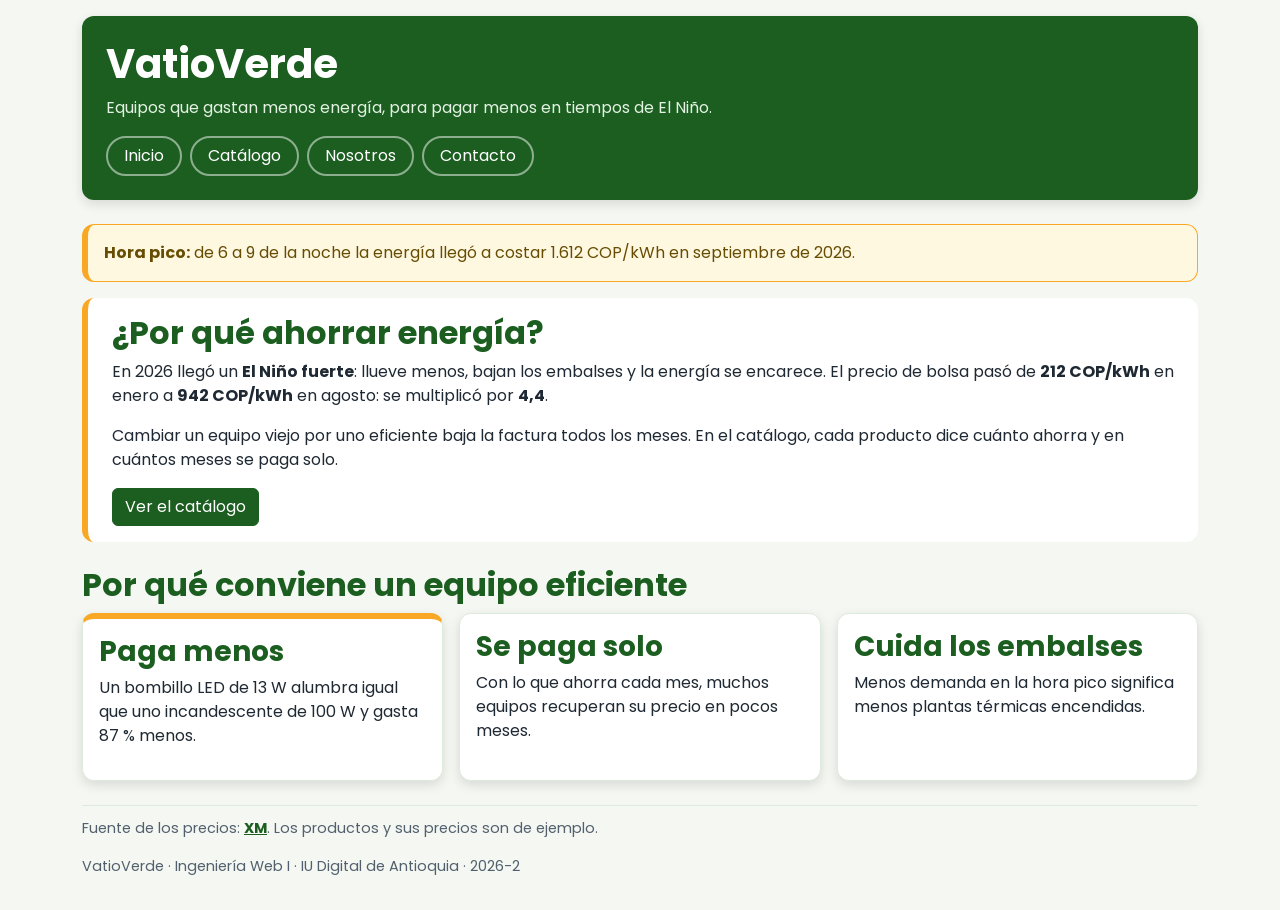
<file: index.html>
<!DOCTYPE html>
<!-- DOCTYPE: le dice al navegador que esta pagina es HTML5. Siempre va en la primera linea -->
<html lang="es">
<head>
    <!-- meta charset="UTF-8": permite tildes y enes -->
    <meta charset="UTF-8">
    <!-- meta viewport: en el celular, la pagina usa el ancho real de la pantalla -->
    <meta name="viewport" content="width=device-width, initial-scale=1.0">
    <!-- title: el texto de la pestana del navegador -->
    <title>VatioVerde · Equipos que ahorran energía</title>
    <!-- Bootstrap: hoja de estilos ya hecha, desde internet (CDN) -->
    <link rel="stylesheet" href="https://cdn.jsdelivr.net/npm/bootstrap@5.3.3/dist/css/bootstrap.min.css">
    <!-- Google Fonts: la fuente Poppins. preconnect abre la conexion antes para cargarla mas rapido -->
    <link rel="preconnect" href="https://fonts.googleapis.com">
    <link rel="preconnect" href="https://fonts.gstatic.com" crossorigin>
    <link rel="stylesheet" href="https://fonts.googleapis.com/css2?family=Poppins:wght@400;700&display=swap">
    <!-- Hoja de estilos PROPIA (estilo EXTERNO). Va DESPUES de Bootstrap: si dicen algo distinto, gana esta -->
    <link rel="stylesheet" href="css/estilos.css">
</head>
<body class="container py-3">
    <!-- header: el encabezado de la pagina (identidad y menu) -->
    <header class="encabezado">
        <h1>VatioVerde</h1>
        <p>Equipos que gastan menos energía, para pagar menos en tiempos de El Niño.</p>
        <!-- nav: el MENU. Une las 4 paginas del sitio -->
        <nav class="menu">
            <a href="index.html">Inicio</a>
            <a href="catalogo.html">Catálogo</a>
            <a href="nosotros.html">Nosotros</a>
            <a href="contacto.html">Contacto</a>
        </nav>
    </header>

    <main>
        <!-- Aviso amarillo de Bootstrap (alert-warning), personalizado en estilos.scss -->
        <div class="alert alert-warning" role="alert">
            <strong>Hora pico:</strong> de 6 a 9 de la noche la energía llegó a costar
            1.612 COP/kWh en septiembre de 2026.
        </div>

        <!-- Seccion de contexto: el efecto de El Niño con datos reales -->
        <section id="intro">
            <h2>¿Por qué ahorrar energía?</h2>
            <p>
                En 2026 llegó un <strong>El Niño fuerte</strong>: llueve menos, bajan los embalses
                y la energía se encarece. El precio de bolsa pasó de <strong>212 COP/kWh</strong>
                en enero a <strong>942 COP/kWh</strong> en agosto: se multiplicó por <strong>4,4</strong>.
            </p>
            <p>
                Cambiar un equipo viejo por uno eficiente baja la factura todos los meses.
                En el catálogo, cada producto dice cuánto ahorra y en cuántos meses se paga solo.
            </p>
            <!-- Enlace con clases de Bootstrap: btn = boton; btn-primary = color de la tienda -->
            <a class="btn btn-primary" href="catalogo.html">Ver el catálogo</a>
        </section>

        <!-- Seccion de ventajas: tarjetas en una rejilla (Grid, en estilos.scss) -->
        <section>
            <h2>Por qué conviene un equipo eficiente</h2>
            <div class="tarjetas">
                <article class="tarjeta">
                    <h3>Paga menos</h3>
                    <p>Un bombillo LED de 13 W alumbra igual que uno incandescente de 100 W y gasta 87 % menos.</p>
                </article>
                <article class="tarjeta">
                    <h3>Se paga solo</h3>
                    <p>Con lo que ahorra cada mes, muchos equipos recuperan su precio en pocos meses.</p>
                </article>
                <article class="tarjeta">
                    <h3>Cuida los embalses</h3>
                    <p>Menos demanda en la hora pico significa menos plantas térmicas encendidas.</p>
                </article>
            </div>
        </section>
    </main>

    <footer class="pie">
        <p>Fuente de los precios: <a href="https://www.xm.com.co" target="_blank">XM</a>.
           Los productos y sus precios son de ejemplo.</p>
        <p>VatioVerde · Ingeniería Web I · IU Digital de Antioquia · 2026-2</p>
    </footer>
</body>
</html>
</file>
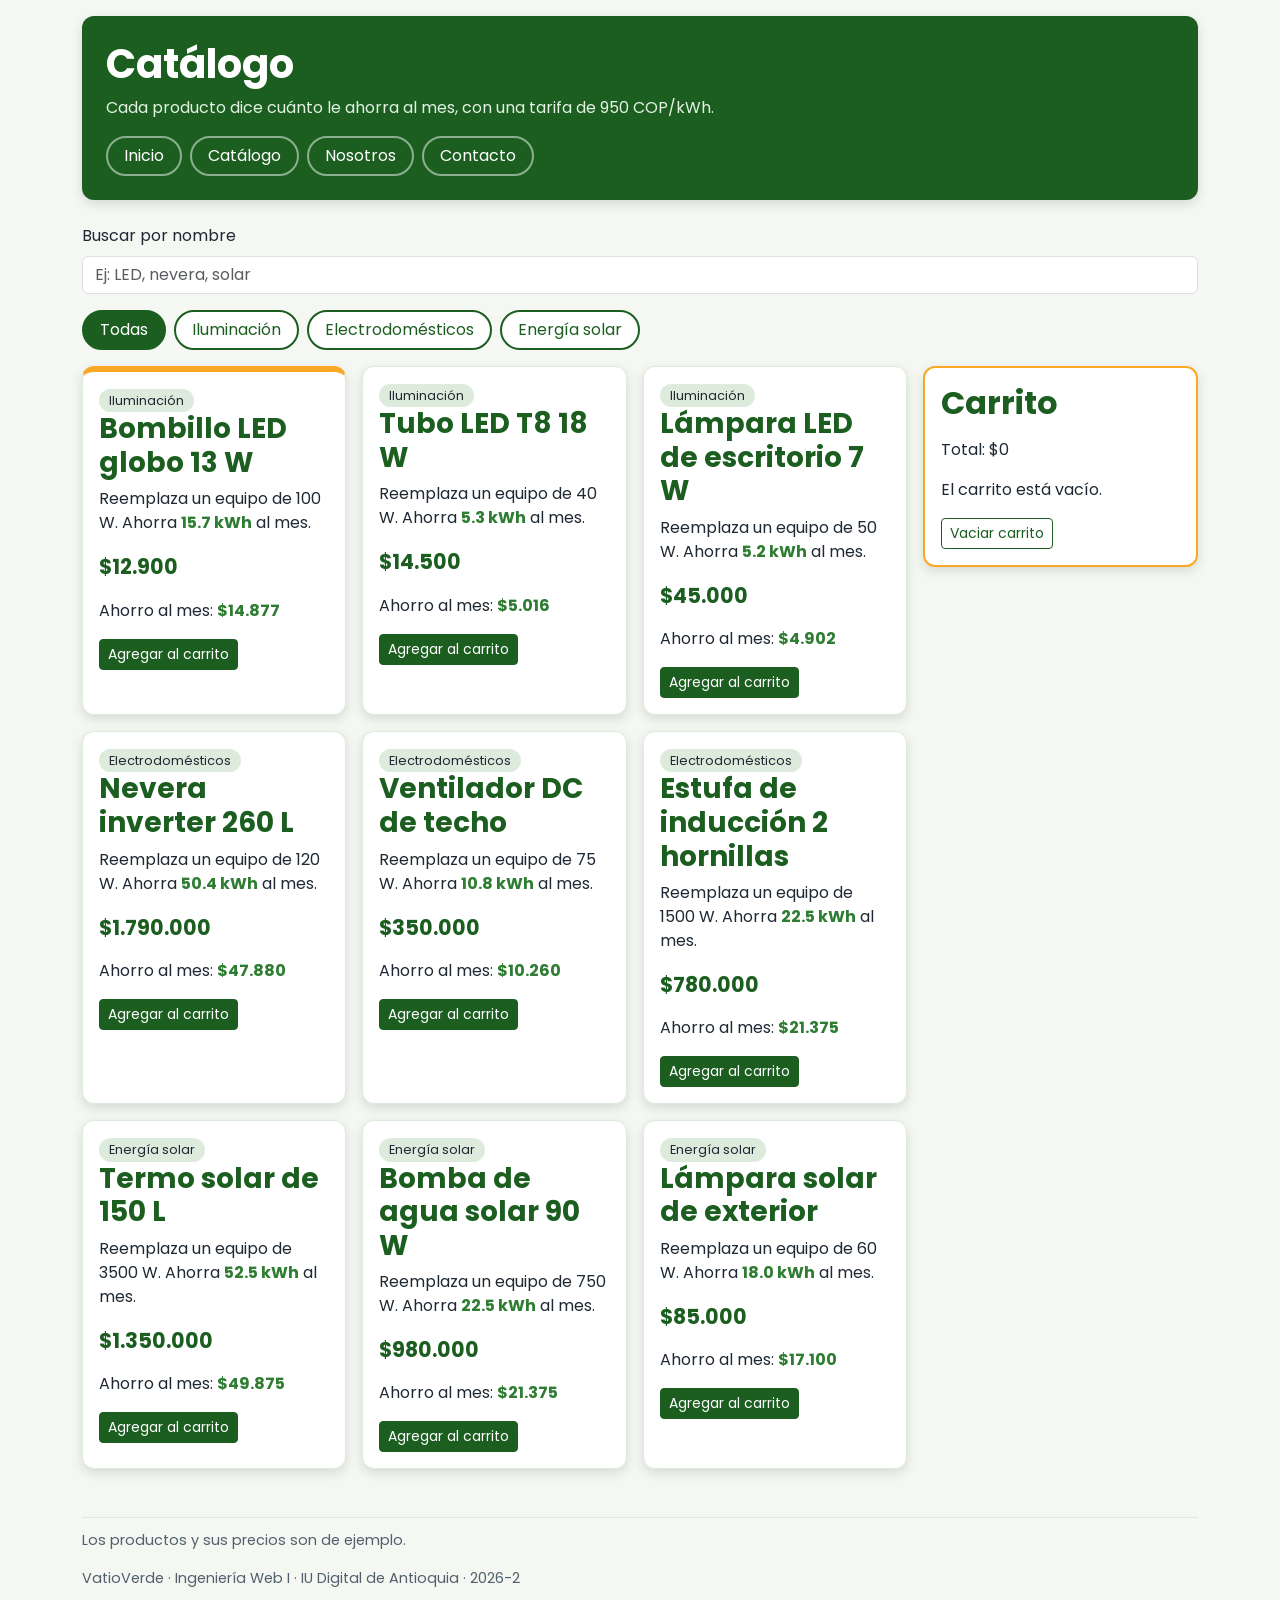
<file: catalogo.html>
<!DOCTYPE html>
<!-- DOCTYPE: le dice al navegador que esta pagina es HTML5. Siempre va en la primera linea -->
<!-- html: encierra TODA la pagina. lang="es": el texto esta en espanol -->
<html lang="es">
<!-- head: datos de la pagina que NO se ven (titulo, estilos, fuentes, scripts) -->
<head>
    <!-- meta charset="UTF-8": permite tildes y enes (sin esto, "Catálogo" saldria "CatÃ¡logo") -->
    <meta charset="UTF-8">
    <!-- meta viewport: en el celular, la pagina usa el ancho real de la pantalla, sin zoom -->
    <meta name="viewport" content="width=device-width, initial-scale=1.0">
    <!-- title: el texto de la pestana del navegador -->
    <title>Catálogo · VatioVerde</title>
    <!-- link a Bootstrap: hoja de estilos ya hecha, desde internet (CDN) -->
    <link rel="stylesheet" href="https://cdn.jsdelivr.net/npm/bootstrap@5.3.3/dist/css/bootstrap.min.css">
    <!-- Google Fonts: la fuente Poppins. preconnect abre la conexion antes, para que cargue mas rapido -->
    <link rel="preconnect" href="https://fonts.googleapis.com">
    <!-- crossorigin: el archivo de la fuente viene de otro sitio (gstatic.com); asi lo permite -->
    <link rel="preconnect" href="https://fonts.gstatic.com" crossorigin>
    <!-- La hoja de la fuente: grosor normal (400) y negrilla (700) -->
    <link rel="stylesheet" href="https://fonts.googleapis.com/css2?family=Poppins:wght@400;700&display=swap">
    <!-- La hoja de estilos PROPIA: la MISMA de index.html, asi las dos paginas se ven iguales -->
    <link rel="stylesheet" href="css/estilos.css">
    <!-- script: carga el programa JavaScript js/tienda.js.
         defer: lo ejecuta cuando la pagina ya termino de cargar
         (si no, JavaScript buscaria #productos antes de que exista) -->
    <script src="js/tienda.js" defer></script>
<!-- Cierra el head -->
</head>
<!-- body: todo lo que se ve. container centra el contenido; py-3 deja espacio arriba y abajo -->
<body class="container py-3">
    <!-- header: el encabezado, igual al de index.html (clase propia "encabezado") -->
    <header class="encabezado">
        <!-- h1: el titulo principal de esta pagina -->
        <h1>Catálogo</h1>
        <!-- p: un parrafo que explica la pagina -->
        <p>Cada producto dice cuánto le ahorra al mes, con una tarifa de 950 COP/kWh.</p>
        <!-- nav: el menu, con un enlace (a) a cada pagina -->
        <nav class="menu">
            <!-- href: la pagina a la que lleva el enlace -->
            <a href="index.html">Inicio</a>
            <a href="catalogo.html">Catálogo</a>
            <a href="nosotros.html">Nosotros</a>
            <a href="contacto.html">Contacto</a>
        <!-- Cierra el menu -->
        </nav>
    <!-- Cierra el encabezado -->
    </header>

    <!-- main: el contenido principal -->
    <main>
        <!-- BUSCADOR: un campo de texto. El evento input lo escucha js/tienda.js
             form-control = estilo de Bootstrap para campos de formulario -->
        <div class="mb-3">
            <label for="buscador" class="form-label"> Buscar por nombre </label>
            <input type="search" id="buscador" class="form-control" placeholder="Ej: LED, nevera, solar">
        </div>

        <!-- div class="filtros": la caja con los botones para filtrar por categoria -->
        <div class="filtros">
            <!-- button: un BOTON. data-categoria: un dato PROPIO guardado en el boton
                 (JavaScript lo lee con boton.dataset.categoria para saber que mostrar).
                 "filtro activo": este es el boton elegido al empezar (Todas) -->
            <button class="filtro activo" data-categoria="todas">Todas</button>
            <!-- Los otros tres botones: uno por categoria -->
            <button class="filtro" data-categoria="iluminacion">Iluminación</button>
            <button class="filtro" data-categoria="electrodomesticos">Electrodomésticos</button>
            <button class="filtro" data-categoria="solar">Energía solar</button>
        <!-- Cierra la caja de los filtros -->
        </div>

        <!-- Aviso que JavaScript muestra cuando ningun producto coincide -->
        <p id="sin-resultados" class="text-muted" hidden>
            No encontramos productos con ese nombre en esta categoría. Prueba con otra palabra.
        </p>

        <!-- div class="catalogo": dos columnas: los productos a la izquierda y el carrito a la derecha -->
        <div class="catalogo">
            <!-- div id="productos": VACIO a proposito. JavaScript lo llena con las tarjetas
                 (y lo vuelve a llenar cada vez que se oprime un filtro) -->
            <div id="productos" class="tarjetas"></div>

            <!-- aside: contenido al lado del principal. Aqui, el CARRITO.
                 id="carrito": JavaScript y CSS lo encuentran por este nombre -->
            <aside id="carrito">
                <!-- h2: el titulo del carrito -->
                <h2>Carrito</h2>
                <!-- ul: una LISTA sin numeros. Empieza vacia; JavaScript le agrega
                     un li (elemento de la lista) por cada producto que se agrega -->
                <ul id="lista-carrito"></ul>
                <!-- Dos parrafos vacios: JavaScript escribe aqui el total y el ahorro -->
                <p id="total"></p>
                <p id="ahorro"></p>
                <!-- El boton para vaciar el carrito. Clases de Bootstrap:
                     btn = boton; btn-outline-secondary = gris, solo con borde; btn-sm = pequeno -->
                <button id="vaciar" class="btn btn-outline-secondary btn-sm">Vaciar carrito</button>
            <!-- Cierra el carrito -->
            </aside>
        <!-- Cierra las dos columnas -->
        </div>
    <!-- Cierra el contenido principal -->
    </main>

    <!-- footer: el pie de pagina, con su clase propia "pie" -->
    <footer class="pie">
        <!-- Aviso: los productos no son reales -->
        <p>Los productos y sus precios son de ejemplo.</p>
        <!-- El curso y la institucion -->
        <p>VatioVerde · Ingeniería Web I · IU Digital de Antioquia · 2026-2</p>
    <!-- Cierra el pie de pagina -->
    </footer>
<!-- Cierra el cuerpo: aqui termina lo que se ve -->
</body>
<!-- Cierra la pagina -->
</html>
</file>
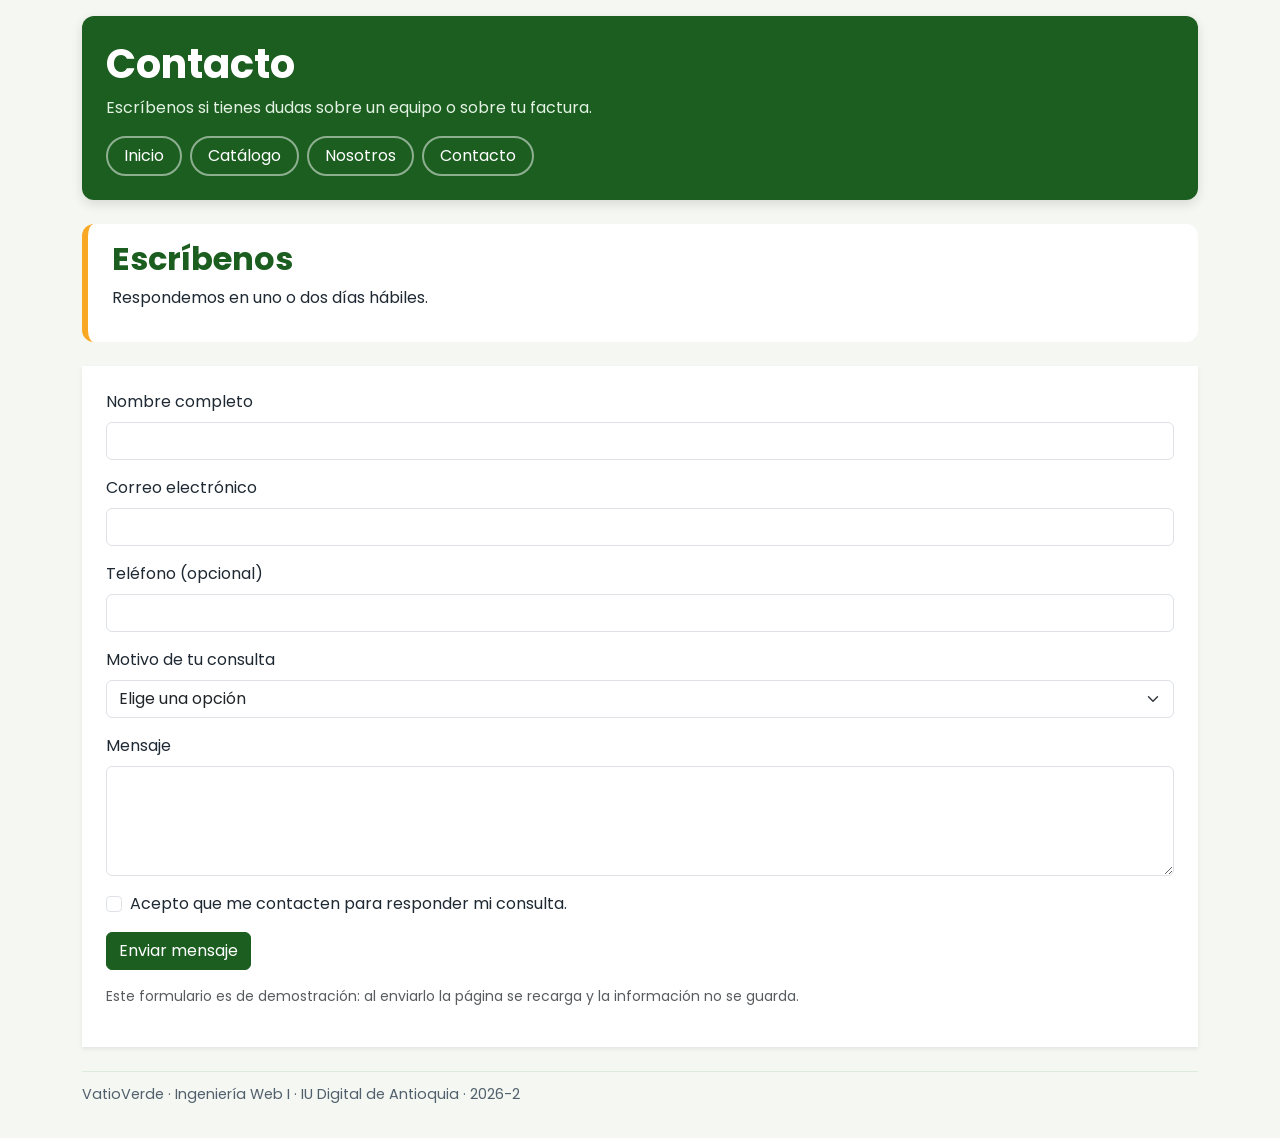
<file: contacto.html>
<!DOCTYPE html>
<!-- DOCTYPE: le dice al navegador que esta pagina es HTML5. Siempre va en la primera linea -->
<html lang="es">
<head>
    <meta charset="UTF-8">
    <meta name="viewport" content="width=device-width, initial-scale=1.0">
    <title>Contacto · VatioVerde</title>
    <link rel="stylesheet" href="https://cdn.jsdelivr.net/npm/bootstrap@5.3.3/dist/css/bootstrap.min.css">
    <link rel="preconnect" href="https://fonts.googleapis.com">
    <link rel="preconnect" href="https://fonts.gstatic.com" crossorigin>
    <link rel="stylesheet" href="https://fonts.googleapis.com/css2?family=Poppins:wght@400;700&display=swap">
    <!-- Hoja de estilos PROPIA: la misma de todas las paginas -->
    <link rel="stylesheet" href="css/estilos.css">
</head>
<body class="container py-3">
    <header class="encabezado">
        <h1>Contacto</h1>
        <p>Escríbenos si tienes dudas sobre un equipo o sobre tu factura.</p>
        <nav class="menu">
            <a href="index.html">Inicio</a>
            <a href="catalogo.html">Catálogo</a>
            <a href="nosotros.html">Nosotros</a>
            <a href="contacto.html">Contacto</a>
        </nav>
    </header>

    <main>
        <section id="intro">
            <h2>Escríbenos</h2>
            <p>Respondemos en uno o dos días hábiles.</p>
        </section>

        <!-- FORMULARIO: cada campo tiene su <label>. El atributo for del label
             coincide con el id del campo: asi, al hacer clic en el texto, el campo se enfoca -->
        <form class="bg-white p-4 shadow-sm">
            <div class="mb-3">
                <label for="nombre" class="form-label">Nombre completo</label>
                <input type="text" class="form-control" id="nombre" name="nombre" required>
            </div>

            <div class="mb-3">
                <label for="correo" class="form-label">Correo electrónico</label>
                <input type="email" class="form-control" id="correo" name="correo" required>
            </div>

            <div class="mb-3">
                <label for="telefono" class="form-label">Teléfono (opcional)</label>
                <input type="tel" class="form-control" id="telefono" name="telefono">
            </div>

            <div class="mb-3">
                <label for="motivo" class="form-label">Motivo de tu consulta</label>
                <select class="form-select" id="motivo" name="motivo">
                    <option value="" selected disabled>Elige una opción</option>
                    <option value="producto">Información de un producto</option>
                    <option value="factura">Ahorro en mi factura</option>
                    <option value="otro">Otro tema</option>
                </select>
            </div>

            <div class="mb-3">
                <label for="mensaje" class="form-label">Mensaje</label>
                <textarea class="form-control" id="mensaje" name="mensaje" rows="4" required></textarea>
            </div>

            <div class="form-check mb-3">
                <input class="form-check-input" type="checkbox" id="acepto" name="acepto">
                <label class="form-check-label" for="acepto">
                    Acepto que me contacten para responder mi consulta.
                </label>
            </div>

            <button type="submit" class="btn btn-primary">Enviar mensaje</button>
            <p class="text-muted small mt-3">
                Este formulario es de demostración: al enviarlo la página se recarga y la información no se guarda.
            </p>
        </form>
    </main>

    <footer class="pie">
        <p>VatioVerde · Ingeniería Web I · IU Digital de Antioquia · 2026-2</p>
    </footer>
</body>
</html>
</file>
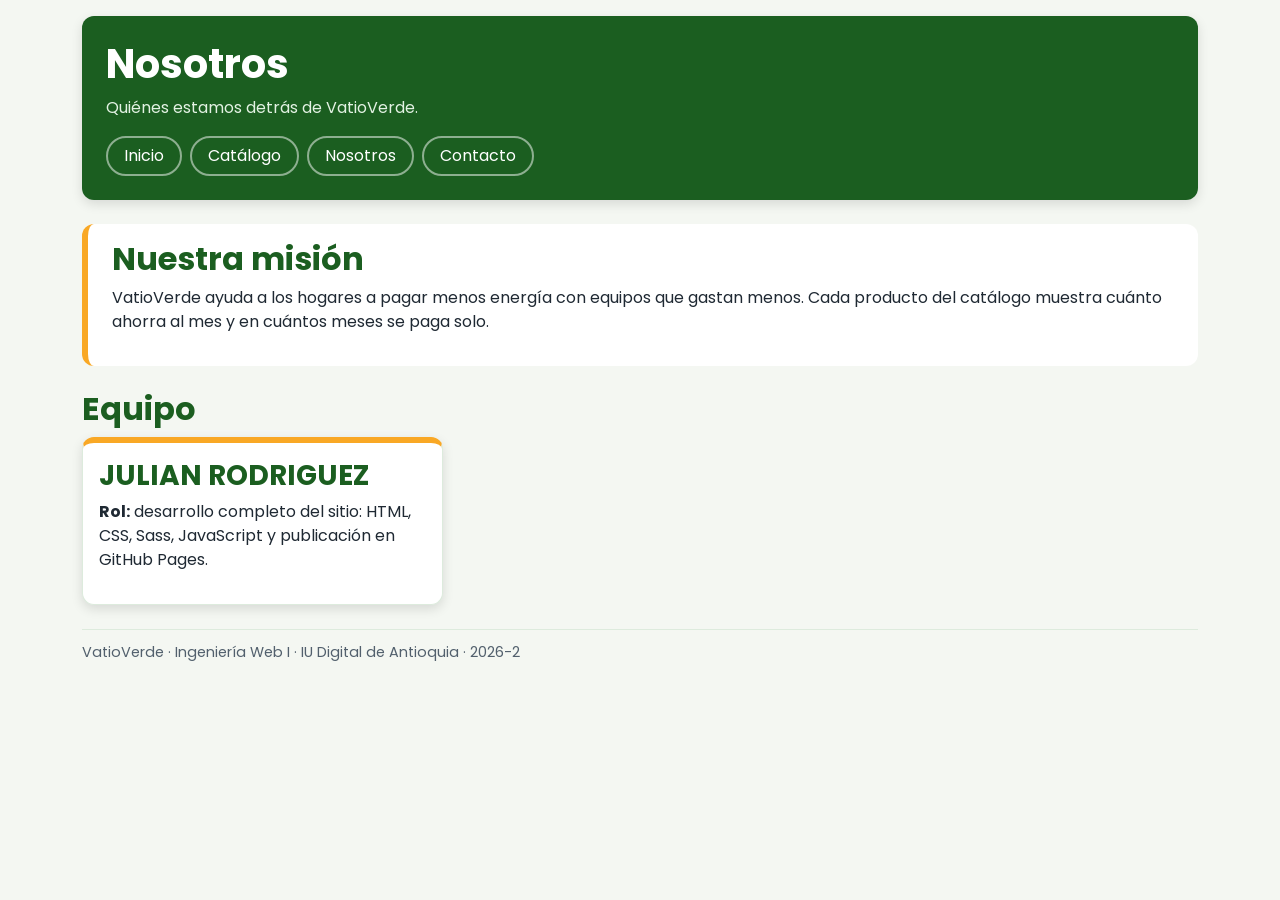
<file: nosotros.html>
<!DOCTYPE html>
<!-- DOCTYPE: le dice al navegador que esta pagina es HTML5. Siempre va en la primera linea -->
<html lang="es">
<head>
    <meta charset="UTF-8">
    <meta name="viewport" content="width=device-width, initial-scale=1.0">
    <title>Nosotros · VatioVerde</title>
    <link rel="stylesheet" href="https://cdn.jsdelivr.net/npm/bootstrap@5.3.3/dist/css/bootstrap.min.css">
    <link rel="preconnect" href="https://fonts.googleapis.com">
    <link rel="preconnect" href="https://fonts.gstatic.com" crossorigin>
    <link rel="stylesheet" href="https://fonts.googleapis.com/css2?family=Poppins:wght@400;700&display=swap">
    <!-- Hoja de estilos PROPIA: la misma de todas las paginas -->
    <link rel="stylesheet" href="css/estilos.css">
</head>
<body class="container py-3">
    <header class="encabezado">
        <h1>Nosotros</h1>
        <p>Quiénes estamos detrás de VatioVerde.</p>
        <nav class="menu">
            <a href="index.html">Inicio</a>
            <a href="catalogo.html">Catálogo</a>
            <a href="nosotros.html">Nosotros</a>
            <a href="contacto.html">Contacto</a>
        </nav>
    </header>

    <main>
        <section id="intro">
            <h2>Nuestra misión</h2>
            <p>
                VatioVerde ayuda a los hogares a pagar menos energía con equipos que gastan menos.
                Cada producto del catálogo muestra cuánto ahorra al mes y en cuántos meses se paga solo.
            </p>
        </section>

        <section>
            <h2>Equipo</h2>
            <!-- Una TARJETA por integrante. CAMBIAR: poner el nombre real y el rol de cada integrante -->
            <div class="tarjetas">
                <article class="tarjeta">
                    <h3>JULIAN RODRIGUEZ </h3>
                    <p><strong>Rol:</strong> desarrollo completo del sitio: HTML, CSS, Sass, JavaScript
                       y publicación en GitHub Pages.</p>
                </article>
            </div>
        </section>
    </main>

    <footer class="pie">
        <p>VatioVerde · Ingeniería Web I · IU Digital de Antioquia · 2026-2</p>
    </footer>
</body>
</html>
</file>
<file: css/estilos.css>
:root {
  --color-principal: #1B5E20;
  --color-secundario: #2E7D32;
  --color-acento: #F9A825;
  --color-fondo: #F4F7F2;
  --color-texto: #1F2933;
  --color-suave: #DDEBDD;
  --color-blanco: #FFFFFF;
}

body {
  font-family: "Poppins", Arial, sans-serif;
  background-color: var(--color-fondo);
  color: var(--color-texto);
}

h1, h2, h3 {
  color: var(--color-principal);
  font-weight: 700;
}

.encabezado {
  background-color: var(--color-principal);
  margin-bottom: 24px;
  padding: 24px;
  border-radius: 12px;
  box-shadow: 0 4px 12px rgba(0, 0, 0, 0.12);
}
.encabezado h1 {
  color: #FFFFFF;
}
.encabezado p {
  color: #E3F2E3;
}
@media (max-width: 576px) {
  .encabezado {
    padding: 16px;
  }
  .encabezado h1 {
    font-size: 1.6rem;
  }
}

#intro {
  background-color: #FFFFFF;
  padding: 16px 24px;
  margin-bottom: 24px;
  border-left: 6px solid #F9A825;
  border-radius: 12px;
}

.menu {
  display: flex;
  flex-wrap: wrap;
  gap: 8px;
}
@media (max-width: 576px) {
  .menu {
    flex-direction: column;
  }
}
.menu > a {
  color: #FFFFFF;
  text-decoration: none;
  padding: 6px 16px;
  border: 2px solid rgba(255, 255, 255, 0.5);
  border-radius: 999px;
  transition: background-color 0.3s, color 0.3s;
}
.menu > a:hover {
  background-color: #FFFFFF;
  color: #1B5E20;
}
.menu > a:focus {
  outline: 3px solid #F9A825;
}

.tarjetas {
  display: grid;
  grid-template-columns: repeat(3, 1fr);
  gap: 16px;
  margin-bottom: 24px;
}
@media (max-width: 992px) {
  .tarjetas {
    grid-template-columns: repeat(2, 1fr);
  }
}
@media (max-width: 576px) {
  .tarjetas {
    grid-template-columns: 1fr;
  }
}

.tarjeta {
  background-color: #FFFFFF;
  border: 1px solid #DDEBDD;
  padding: 16px;
  border-radius: 12px;
  box-shadow: 0 4px 12px rgba(0, 0, 0, 0.12);
  transition: transform 0.3s;
}
.tarjeta:hover {
  transform: translateY(-6px);
}
.tarjeta:first-child {
  border-top: 6px solid #F9A825;
}
.tarjeta h3 + p {
  min-height: 48px;
}

.precio {
  color: #1B5E20;
  font-size: 1.3rem;
  font-weight: 700;
}

.categoria {
  display: inline-block;
  padding: 2px 10px;
  border-radius: 999px;
  background-color: #DDEBDD;
  font-size: 0.8rem;
}

.ahorro {
  color: #2E7D32;
  font-weight: 700;
}

.filtros {
  display: flex;
  flex-wrap: wrap;
  gap: 8px;
  margin-bottom: 16px;
}

.filtro {
  border: 2px solid #1B5E20;
  background-color: #FFFFFF;
  color: #1B5E20;
  padding: 6px 16px;
  border-radius: 999px;
  transition: background-color 0.3s;
}
.filtro:hover, .filtro.activo {
  background-color: #1B5E20;
  color: #FFFFFF;
}

.catalogo {
  display: grid;
  grid-template-columns: 3fr 1fr;
  gap: 16px;
  align-items: start;
}
@media (max-width: 992px) {
  .catalogo {
    grid-template-columns: 1fr;
  }
}

#carrito {
  background-color: #FFFFFF;
  border: 2px solid #F9A825;
  padding: 16px;
  border-radius: 12px;
  box-shadow: 0 4px 12px rgba(0, 0, 0, 0.12);
  position: sticky;
  top: 16px;
}
#carrito ul {
  list-style: none;
  padding: 0;
}
#carrito li {
  padding: 6px 8px;
  border-radius: 8px;
}
#carrito li:nth-child(even) {
  background-color: #DDEBDD;
}

a[target=_blank] {
  color: #1B5E20;
  font-weight: 700;
}

.pie {
  margin-top: 24px;
  padding-top: 12px;
  border-top: 1px solid #DDEBDD;
  color: #52606D;
  font-size: 0.9rem;
}

.btn-primary {
  --bs-btn-bg: var(--color-principal);
  --bs-btn-border-color: var(--color-principal);
  --bs-btn-hover-bg: var(--color-acento);
  --bs-btn-hover-border-color: var(--color-acento);
  --bs-btn-hover-color: #1F2933;
}

.btn-outline-secondary {
  --bs-btn-color: var(--color-principal);
  --bs-btn-border-color: var(--color-principal);
  --bs-btn-hover-bg: var(--color-principal);
  --bs-btn-hover-border-color: var(--color-principal);
  --bs-btn-hover-color: #FFFFFF;
}

.form-control:focus {
  border-color: #1B5E20;
  box-shadow: 0 0 0 0.2rem rgba(27, 94, 32, 0.25);
}

.alert-warning {
  background-color: #FFF8E1;
  border-color: #F9A825;
  border-left: 6px solid #F9A825;
  border-radius: 12px;
}
</file>
